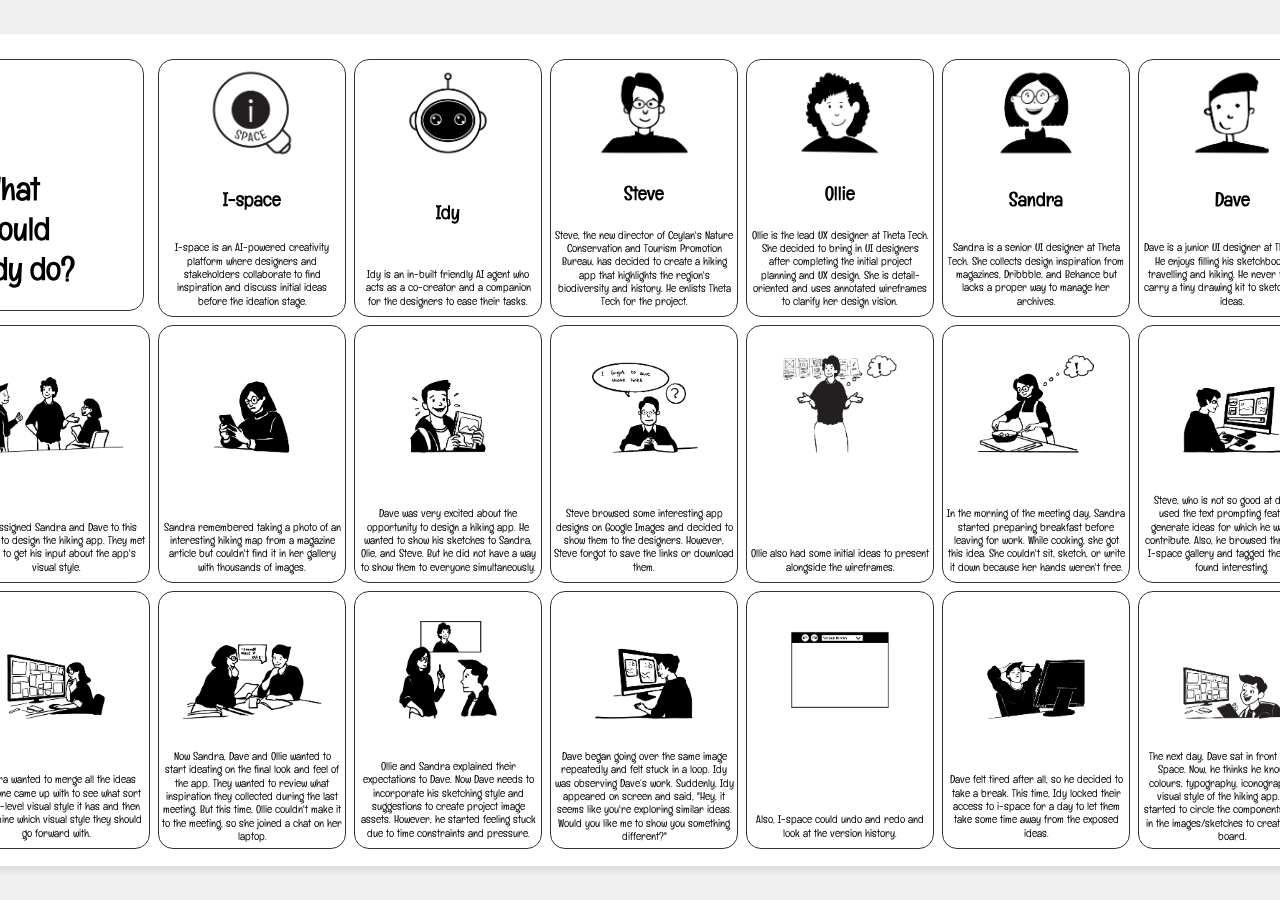
<file: cards.html>
<!DOCTYPE html>
<html lang="en">

<head>
    <meta charset="UTF-8">
    <meta name="viewport" content="width=device-width, initial-scale=1.0">
    <title>Flip and Zoom Cards</title>
    <link rel="preconnect" href="https://fonts.googleapis.com">
    <link rel="preconnect" href="https://fonts.gstatic.com" crossorigin>
    <link href="https://fonts.googleapis.com/css2?family=Englebert&display=swap" rel="stylesheet">
    <link rel="stylesheet"
        href="https://fonts.googleapis.com/css2?family=Material+Symbols+Outlined:opsz,wght,FILL,GRAD@24,400,0,0" />
    <link rel="stylesheet" href="styles.css">
</head>

<body>
    <div class="canvas" id="canvas">
        <!--Card 01-->

        <div class="card">
            <div class="card-inner">
                <div class="title-card">
                    <h1>What <br/> could <br/> Idy do?</h1>
                </div>
                <div class="card-back">
                    <!-- Empty back -->
                </div>
            </div>
        </div>

        <!--Card 02-->
        <div class="card">
            <div class="card-inner">
                <div class="card-front">
                    <img class="img_intro" src="assets/img/img_1.png" alt="i_space">
                    <h3>I-space</h3>
                    <p>I-space is an AI-powered creativity platform where designers and stakeholders collaborate to find
                        inspiration and discuss initial ideas before the ideation stage.
                    </p>
                </div>
                <div class="card-back">
                    <!-- Empty back -->
                </div>
            </div>
        </div>

        <!--Card 03-->
        <div class="card">
            <div class="card-inner">
                <div class="card-front">
                    <img class="img_intro" src="assets/img/img_2.png" alt="Image 2">
                    <h3>Idy</h3>
                    <p>Idy is an in-built friendly AI agent who acts as a co-creator and a companion for the designers
                        to ease their tasks.</p>
                </div>
                <div class="card-back">
                    <!-- Empty back -->
                </div>
            </div>
        </div>
        <!--Card 04-->
        <div class="card">
            <div class="card-inner">
                <div class="card-front">
                    <img class="img_intro" src="assets/img/img_3.png" alt="Image 2">
                    <h3>Steve</h3>
                    <p>Steve, the new director of Ceylan's Nature Conservation and Tourism Promotion Bureau, has decided
                        to create a hiking app that highlights the region's biodiversity and history. He enlists Theta
                        Tech for the project.</p>
                </div>
                <div class="card-back">
                    <!-- Empty back -->
                </div>
            </div>
        </div>

        <!--Card 05-->

        <div class="card">
            <div class="card-inner">
                <div class="card-front">
                    <img class="img_intro" src="assets/img/img_4.png" alt="Image 1">
                    <h3>Ollie</h3>
                    <p>Ollie is the lead UX designer at Theta Tech. She decided to bring in UI designers after
                        completing the initial project planning and UX design. She is detail-oriented and uses annotated
                        wireframes to clarify her design vision.</p>
                </div>
                <div class="card-back">
                    <h2>How could Idy use these annotations to help the design team?</h2>
                    <button class="clue-btn"><span class="material-symbols-outlined">
                            more
                        </span></button>
                    <div class="clue-text">Idy can go through the annotations, try to manipulate the existing images
                        accordingly, and show it to everyone on a side panel.</div>
                </div>
            </div>
        </div>

        <!--Card 06-->

        <div class="card">
            <div class="card-inner">
                <div class="card-front">
                    <img class="img_intro" src="assets/img/img_5.png" alt="Image 1">
                    <h3>Sandra</h3>
                    <p>Sandra is a senior UI designer at Theta Tech. She collects design inspiration from magazines,
                        Dribbble, and Behance but lacks a proper way to manage her archives.
                    </p>
                </div>
                <div class="card-back">
                    <h2>How could I-space help Sandra manage her inspiration archives?</h2>
                    <button class="clue-btn"><span class="material-symbols-outlined">
                            more
                        </span></button>
                    <div class="clue-text">I-space has a built-in image gallery where users can upload, sketch, capture
                        images and store their inspiration. This feature can help Sandra to keep all her inspiration in
                        one place.
                    </div>
                </div>
            </div>
        </div>

        <!--Card 07-->
        <div class="card">
            <div class="card-inner">
                <div class="card-front">
                    <img class="img_intro" src="assets/img/img_6.png" alt="Image 1">
                    <h3>Dave</h3>
                    <p>Dave is a junior UI designer at Theta Tech. He enjoys filling his sketchbook when travelling and
                        hiking. He never forgot to carry a tiny drawing kit to sketch exciting ideas.
                    </p>
                </div>
                <div class="card-back">
                    <h2>How could I-space help Dave manage the sketches they create on the move?
                    </h2>
                    <button class="clue-btn"><span class="material-symbols-outlined">
                            more
                        </span></button>
                    <div class="clue-text">I-space's image gallery feature can help Dave to sketch on I-space, take
                        photographs of his sketches and upload them.
                    </div>
                </div>
            </div>
        </div>

        <!--Card 08-->
        <div class="card">
            <div class="card-inner">
                <div class="card-front">
                    <img src="assets/img/img_7.png" alt="Image 2">
                    <p>Ollie assigned Sandra and Dave to this project to design the hiking app. They met Steve to get
                        his input about the app's visual style.</p>
                </div>
                <div class="card-back">
                    <!-- Empty back -->
                </div>
            </div>
        </div>

        <!--Card 09-->
        <div class="card">
            <div class="card-inner">
                <div class="card-front">
                    <img src="assets/img/img_8.png" alt="Image 1">
                    <p>Sandra remembered taking a photo of an interesting hiking map from a magazine article but
                        couldn't find it in her gallery with thousands of images. </p>
                </div>
                <div class="card-back">
                    <h2>How could I-space and Idy help Sandra at this moment?
                    </h2>
                    <button class="clue-btn"><span class="material-symbols-outlined">
                            more
                        </span></button>
                    <div class="clue-text">Idy can browse through the content in the I-space image gallery and organise
                        the images based on their style and subject so that Sandra can find pictures easily.

                    </div>
                </div>
            </div>
        </div>

        <!--Card 10-->
        <div class="card">
            <div class="card-inner">
                <div class="card-front">
                    <img src="assets/img/img_9.png" alt="Image 1">
                    <p>Dave was very excited about the opportunity to design a hiking app. He wanted to show his
                        sketches to Sandra, Olie, and Steve. But he did not have a way to show them to everyone
                        simultaneously.</p>
                </div>
                <div class="card-back">
                    <h2>How could I-space help Dave?
                    </h2>
                    <button class="clue-btn"><span class="material-symbols-outlined">
                            more
                        </span></button>
                    <div class="clue-text">Dave can use the I-space gallery to upload photographs of his sketches. Also,
                        he can connect his iPad to the software to sketch directly on a digital canvas.
                    </div>
                </div>
            </div>
        </div>

        <!--Card 11-->
        <div class="card">
            <div class="card-inner">
                <div class="card-front">
                    <img src="assets/img/img_10.png" alt="Image 1">
                    <p>Steve browsed some interesting app designs on Google Images and decided to show them to the designers. However, Steve forgot to save the links or download them.
                    </p>
                </div>
                <div class="card-back">
                    <h2>How could Steve share these photos with the designers during the meeting?
                    </h2>
                    <button class="clue-btn"><span class="material-symbols-outlined">
                            more
                        </span></button>
                    <div class="clue-text">Steve can upload the images to the I-space app while browsing on Google Images. The I-space app has a browser plugin that enables him to add it to idea collections. So, Steve can share these images in the I-space gallery.

                    </div>
                </div>
            </div>
        </div>

        <!--Card 12-->
        <div class="card">
            <div class="card-inner">
                <div class="card-front">
                    <img src="assets/img/img_11.png" alt="Image 1">
                    <p>Ollie also had some initial ideas to present alongside the wireframes.
                    </p>
                </div>
                <div class="card-back">
                    <h2>How do you think the I-space interface could look like now?
                    </h2>
                    <button class="clue-btn"><span class="material-symbols-outlined">
                            more
                        </span></button>
                    <div class="clue-text">Ollie can upload the wireframes and initial sketch ideas to the I-space app. The interface can link the sketches to the wireframe sections using arrows to view them side-by-side.
                    </div>
                </div>
            </div>
        </div>

         <!--Card 13-->
         <div class="card">
            <div class="card-inner">
                <div class="card-front">
                    <img src="assets/img/img_12.png" alt="Image 1">
                    <p>In the morning of the meeting day, Sandra started preparing breakfast before leaving for work. While cooking, she got this idea. She couldn't sit, sketch, or write it down because her hands weren't free.
                    </p>
                </div>
                <div class="card-back">
                    <h2>How could I-space and Idy help Sandra at this moment?
                    </h2>
                    <button class="clue-btn"><span class="material-symbols-outlined">
                            more
                        </span></button>
                    <div class="clue-text">Sandra could record her idea by speaking it out loud. Then, she could upload the recording into I-space while commuting. Idy then can listen to and execute the idea by creating a few images that portray Sandra's ideas before the meeting.
                    </div>
                </div>
            </div>
        </div>

        <!--Card 14-->
        <div class="card">
            <div class="card-inner">
                <div class="card-front">
                    <img src="assets/img/img_13.png" alt="Image 1">
                    <p>Steve, who is not so good at drawing, used the text prompting feature to generate ideas for which he wanted to contribute. Also, he browsed through the I-space gallery and tagged the ones he found interesting.
                    </p>
                </div>
                <div class="card-back">
                    <h2>What are your thoughts on using text prompting and tagging?
                    </h2>
                    <button class="clue-btn"><span class="material-symbols-outlined">
                            more
                        </span></button>
                    <div class="clue-text">Idy can go through Steve's generated images, check on his tagged ideas and create a separate panel on the interface showing what inspiration Steve brings to the discussion table.
                    </div>
                </div>
            </div>
        </div>

        <!--Card 15-->
        <div class="card">
            <div class="card-inner">
                <div class="card-front">
                    <img src="assets/img/img_14.png" alt="Image 1">
                    <p>Sandra wanted to merge all the ideas everyone came up with to see what sort of high-level visual style it has and then determine which visual style they should go forward with.
                    </p>
                </div>
                <div class="card-back">
                    <h2>What feature do you think I-space should have to help Sandra with her intent?
                    </h2>
                    <button class="clue-btn"><span class="material-symbols-outlined">
                            more
                        </span></button>
                    <div class="clue-text">Sandra could select all the images that everyone is interested in and then right-click on them. Then, she could choose the option "select and merge" on the menu, which helped her to merge all the ideas.
                    </div>
                </div>
            </div>
        </div>

          <!--Card 16-->
          <div class="card">
            <div class="card-inner">
                <div class="card-front">
                    <img src="assets/img/img_15.png" alt="Image 1">
                    <p>Now Sandra, Dave and Ollie wanted to start ideating on the final look and feel of the app. They wanted to review what inspiration they collected during the last meeting. But this time, Ollie couldn't make it to the meeting, so she joined a chat on her laptop.
                    </p>
                </div>
                <div class="card-back">
                    <h2>What should the image quality be in this view mode?
                    </h2>
                    <button class="clue-btn"><span class="material-symbols-outlined">
                            more
                        </span></button>
                    <div class="clue-text">The image exploring the view of I-space looks less intricate, partially completed and blurred because low-fidelity images help promote more ideas than exposing them to concrete concepts.
                    </div>
                </div>
            </div>
        </div>

         <!--Card 17-->
         <div class="card">
            <div class="card-inner">
                <div class="card-front">
                    <img src="assets/img/img_16.png" alt="Image 1">
                    <p>Ollie and Sandra explained their expectations to Dave. Now Dave needs to incorporate his sketching style and suggestions to create project image assets. However, he started feeling stuck due to time constraints and pressure.
                    </p>
                </div>
                <div class="card-back">
                    <h2>What could Idy do to help Dave?
                    </h2>
                    <button class="clue-btn"><span class="material-symbols-outlined">
                            more
                        </span></button>
                    <div class="clue-text">Dave could select his sketches, pin them as the intended style, and use them as a reference to translate other images in the I-space gallery into his own sketching style. And Idy can generate several variations of each image so Dave can pick what he likes.
                    </div>
                </div>
            </div>
        </div>

<!--Card 18-->
        <div class="card">
            <div class="card-inner">
                <div class="card-front">
                    <img src="assets/img/img_17.png" alt="Image 3">
                    <p>Dave began going over the same image repeatedly and felt stuck in a loop. Idy was observing Dave’s work. Suddenly, Idy appeared on screen and said, "Hey, it seems like you're exploring similar ideas. Would you like me to show you something different?"</p>
                </div>
                <div class="card-back">
                    <h2>Imagine that you are Dave. Tell us what your reaction would be in this situation.
                    </h2>
                    <!-- No clue -->
                </div>
            </div>
        </div>

   <!--Card 19-->
   <div class="card">
    <div class="card-inner">
        <div class="card-front">
            <img src="assets/img/img_18.png" alt="Image 3">
            <p>Also, I-space could undo and redo and look at the version history.</p>
        </div>
        <div class="card-back">
            <h2>What are your thoughts about these features in I-Space?
            </h2>
            <!-- No clue -->
        </div>
    </div>
</div>

 <!--Card 20-->
 <div class="card">
    <div class="card-inner">
        <div class="card-front">
            <img src="assets/img/img_19.png" alt="Image 3">
            <p>Dave felt tired after all, so he decided to take a break. This time, Idy locked their access to i-space for a day to let them take some time away from the exposed ideas.</p>
        </div>
        <div class="card-back">
            <h2>Imagine you are Dave, and tell us your reaction to this situation.
            </h2>
            <!-- No clue -->
        </div>
    </div>
</div>

    <!--Card 21-->
    <div class="card">
        <div class="card-inner">
            <div class="card-front">
                <img src="assets/img/img_20.png" alt="Image 1">
                <p>The next day, Dave sat in front of the I-Space. Now, he thinks he knows the colours, typography, iconography, and visual style of the hiking app. So, he started to circle the components he liked in the images/sketches to create a mood board.
                </p>
            </div>
            <div class="card-back">
                <h2>What could Idy do to help Dave compile the final mood board?
                </h2>
                <button class="clue-btn"><span class="material-symbols-outlined">
                        more
                    </span></button>
                <div class="clue-text">Idy could review all the notes Dave, Sandra, Olie, and Steve created and generate a few mood board options for them to use as references.


                </div>
            </div>
        </div>
    </div>




    </div>
    <script src="script.js"></script>
</body>

</html>
</file>
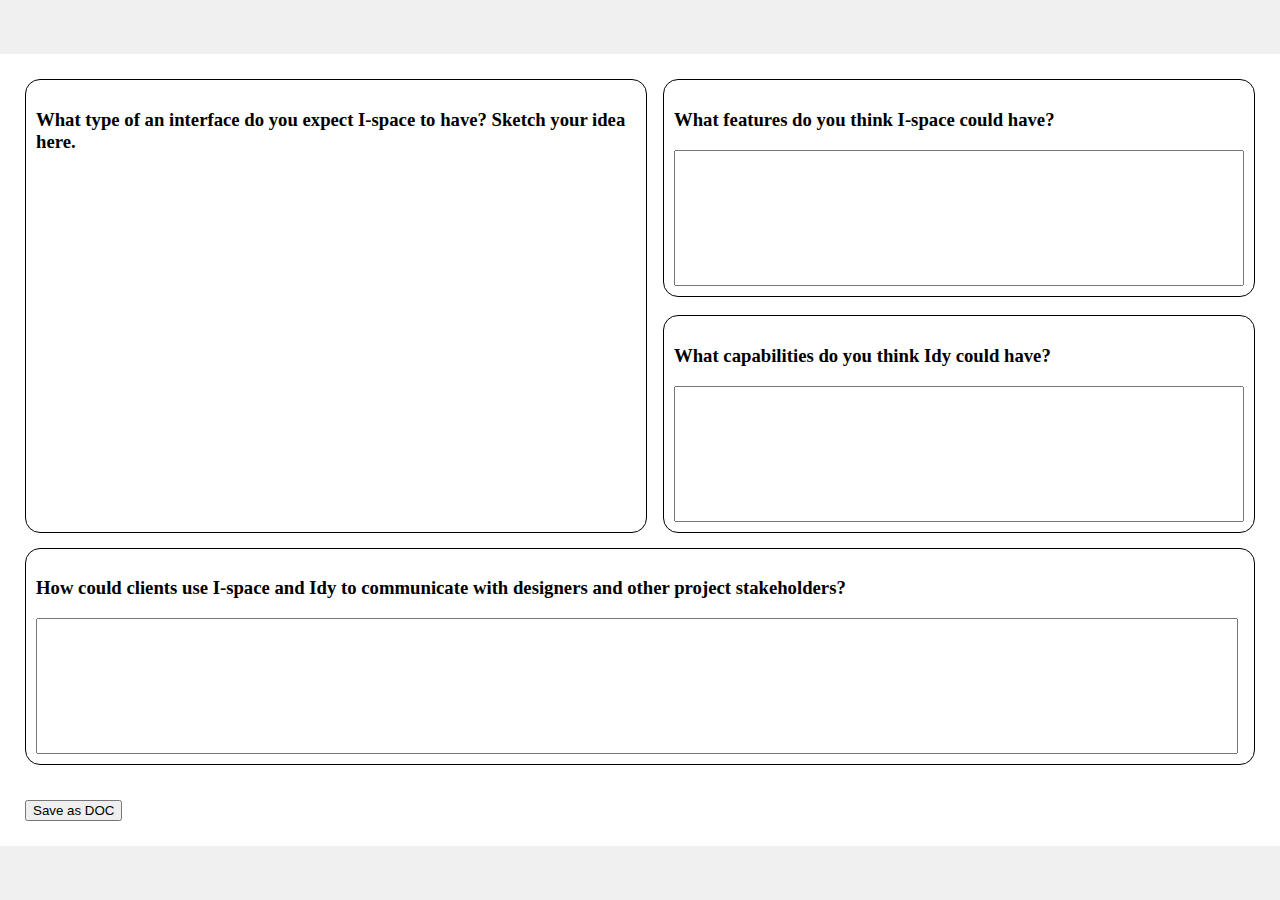
<file: miro_link.html>
<!DOCTYPE html>
<html lang="en">
<head>
    <meta charset="UTF-8">
    <meta name="viewport" content="width=device-width, initial-scale=1.0">
    <title>I-space and Idy Interface Design</title>
    <link rel="stylesheet" href="styles.css">


</head>
<body>
    <div class="page">
    <div class="canvas-stage">
        <div class="input-box">
            <h3>What type of an interface do you expect I-space to have? Sketch your idea here.</h3>
            <iframe class="miro"src="https://miro.com/app/live-embed/uXjVKzVTX2U=/?moveToViewport=-2015,-1257,5202,2966&embedId=500636400496" frameborder="0" scrolling="no" allow="fullscreen; clipboard-read; clipboard-write" allowfullscreen></iframe>
        </div>
        <div class="container">
        <div class="input-box">
            <h3>What features do you think I-space could have?</h3>
            <textarea class="textarea" id="features"></textarea>
        </div>
        <div class="input-box">
            <h3>What capabilities do you think Idy could have?</h3>
            <textarea class="textarea" id="capabilities"></textarea>
        </div>
        </div>
    </div>

        <div class="input-box">
            <h3>How could clients use I-space and Idy to communicate with designers and other project stakeholders?</h3>
            <textarea class="textarea" id="communication"></textarea>
        </div>


        <div class="buttons">
            <!--<button onclick="saveAsCSV()">Save as CSV</button> -->
            <button onclick="saveAsDOC()">Save as DOC</button>
        </div>
    </div>
    </div>
    <script src="script.js"></script>
</body>
</html>
</file>
<file: styles.css>
@import url(typography.css);
body {
    margin: 0;
    top: 0;
    font-family: "Englebert", cursive;
    display: flex;
    height: 100vh;
    justify-content: center;
    align-items: center;
    background-color: #f0f0f0;
}


.canvas {
    display: grid;
    grid-template-columns: repeat(7, 1fr);
    grid-gap: 16px;
    padding: 25px;
    background-color: white;
    box-shadow: 0 4px 8px rgba(0,0,0,0.1);
}

.card {
    width: 180px;
    height: 250px;
    perspective: 1000px;
    position: relative;
    align-items: center;
    justify-content: center;
    transition: transform 0.3s ease-in-out;
    cursor: pointer;
}

.card-inner {
    position: relative;
    width: 100%;
    height: 100%;
    text-align: center;
    transition: transform 0.6s;
    transform-style: preserve-3d;
}

.card.flipped .card-inner {
    transform: rotateY(180deg);
}

.card-front {
    position: absolute;
    width: 100%;
    height: 100%;
    backface-visibility: hidden;
    border-radius:15px;
    border: 1.5px solid #343434;
    display: flex;
    flex-direction: column;
    justify-content:space-between;
    align-items: center;
    line-height: 1.25;
    padding: 3px;
    background-color: white;
}

.card-back {
    position: absolute;
    width: 100%;
    height: 100%;
    backface-visibility: hidden;
    border-radius:15px;
    border: 1.5px solid #343434;
    display: flex;
    flex-direction: column;
    justify-content:center;
    align-items: center;
    line-height: 1.25;
    padding: 10px;
    background-color: white;
    transform: rotateY(180deg);
    background-color: #f9f9f9;
}

.title-card {
    position: absolute;
    width: 100%;
    height: 100%;
    backface-visibility: hidden;
    border-radius:15px;
    border: 1.5px solid #343434;
    display: flex;
    flex-direction: column;
    align-items: center;
    line-height: 1.25;
    background-color: white;
    align-items: flex-start;
    justify-content: end;
    text-align: left;

}
.title-card h1{
    padding-left: 20px;
}

.card-front .img_intro {
    max-width:100px ;
    padding: none;

}
.card-front img {
    max-width:150px ;
    padding: none;

}

.card-front p {
    margin: 5px 0;
    font-size: 8pt;
}

.card-back h2 {
    text-align: center;

}

.clue-btn {
    margin-top: 10px;
    padding: 5px 10px;
    background-color: #000000;
    color: white;
    border: none;
    cursor: pointer;
    border-radius: 5px;
}
.clue-text {
    display: none;
    margin-top: 10px;
}

.zoom-backdrop {
    position: fixed;
    top: 0;
    left: 0;
    width: 100%;
    height: 100%;
    background: rgba(0, 0, 0, 0.5);
    display: none;
    justify-content: center;
    align-items: center;
    z-index: 20;
}

.zoom-card {
    position: fixed;
    top: 50%;
    left: 50%;
    transform: translate(-50%, -50%) scale(2);
    z-index: 30;
    transition: transform 0.3s, z-index 0s 0.3s; /* Delay z-index reset until after transform */
}

.zoom-side {
    pointer-events: auto; /* Enable interaction with the clicked side */
}

/* .zoom-card img {
    max-width: 200px;
    max-height: 240px;
} */

.clue-overlay {
    position: fixed;
    top: 50%;
    left: 48%;
    transform: translate(-50%, -50%);
    background: #ffffff;
    padding: 20px;
    border: 1px solid #343434;
    border-radius: 10px;
    max-width: 400px;
    text-align: center;
    z-index: 40;
    display: none;
}

.clue-overlay p {
    margin: 0;
    font-size: 14pt;
    line-height: 1.25;
}

.close-btn {
    margin-top: 10px;
    padding: 10px;
    background-color:#000000;
    color: white;
    border: none;
    cursor: pointer;
    border-radius: 5px;
    font-family: "Englebert", cursive;
    font-size: 14pt;
}

.miro{
    height: 350px;
    width: 600px ;
    justify-content: center;
    align-self: center;
}

.page{
        display: flex;
        flex-direction: column;
        padding: 25px;
        gap: 15px;
        background-color:white ;
}

.canvas-stage {
    display: grid;
    grid-template-columns: repeat(2, 1fr);
    grid-gap: 16px;

}

.container {
    display: flex;
    flex-direction: column;
    justify-content: space-between;
    gap: 15px;
}

.input-box {
    border: 1px solid #000;
    border-radius: 15px;
    padding: 10px;
    display: flex;
    flex-direction: column;
    align-items: flex-start;
    justify-content: center;
}

.input-box .p {
   text-align:left ;
}

.miro-board {
    width: 100%;
    height: 400px;
    border: none;
}

.textarea {
    width: 99%;
    height: 130px;
    resize: none;
    padding: none;
}

.buttons {
    display: flex;
    gap: 10px;
    margin-top: 20px;
}
</file>
